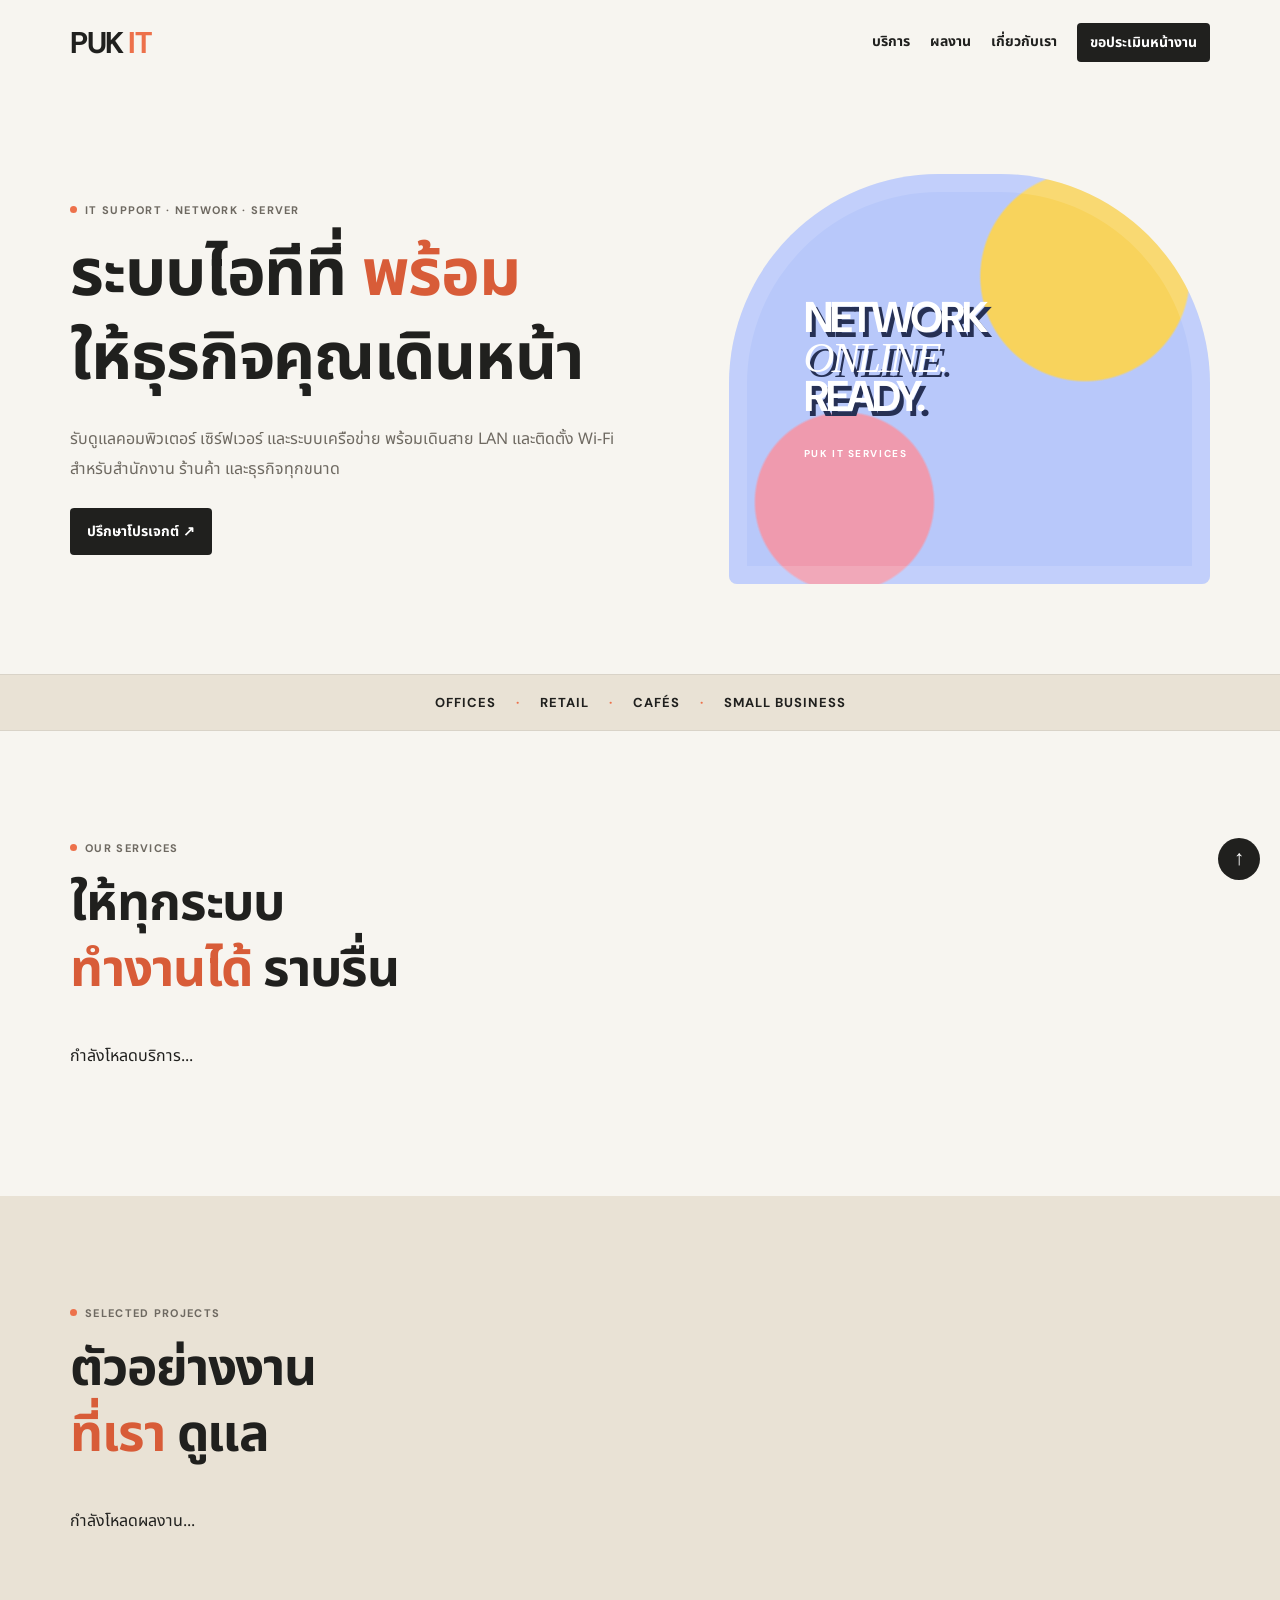
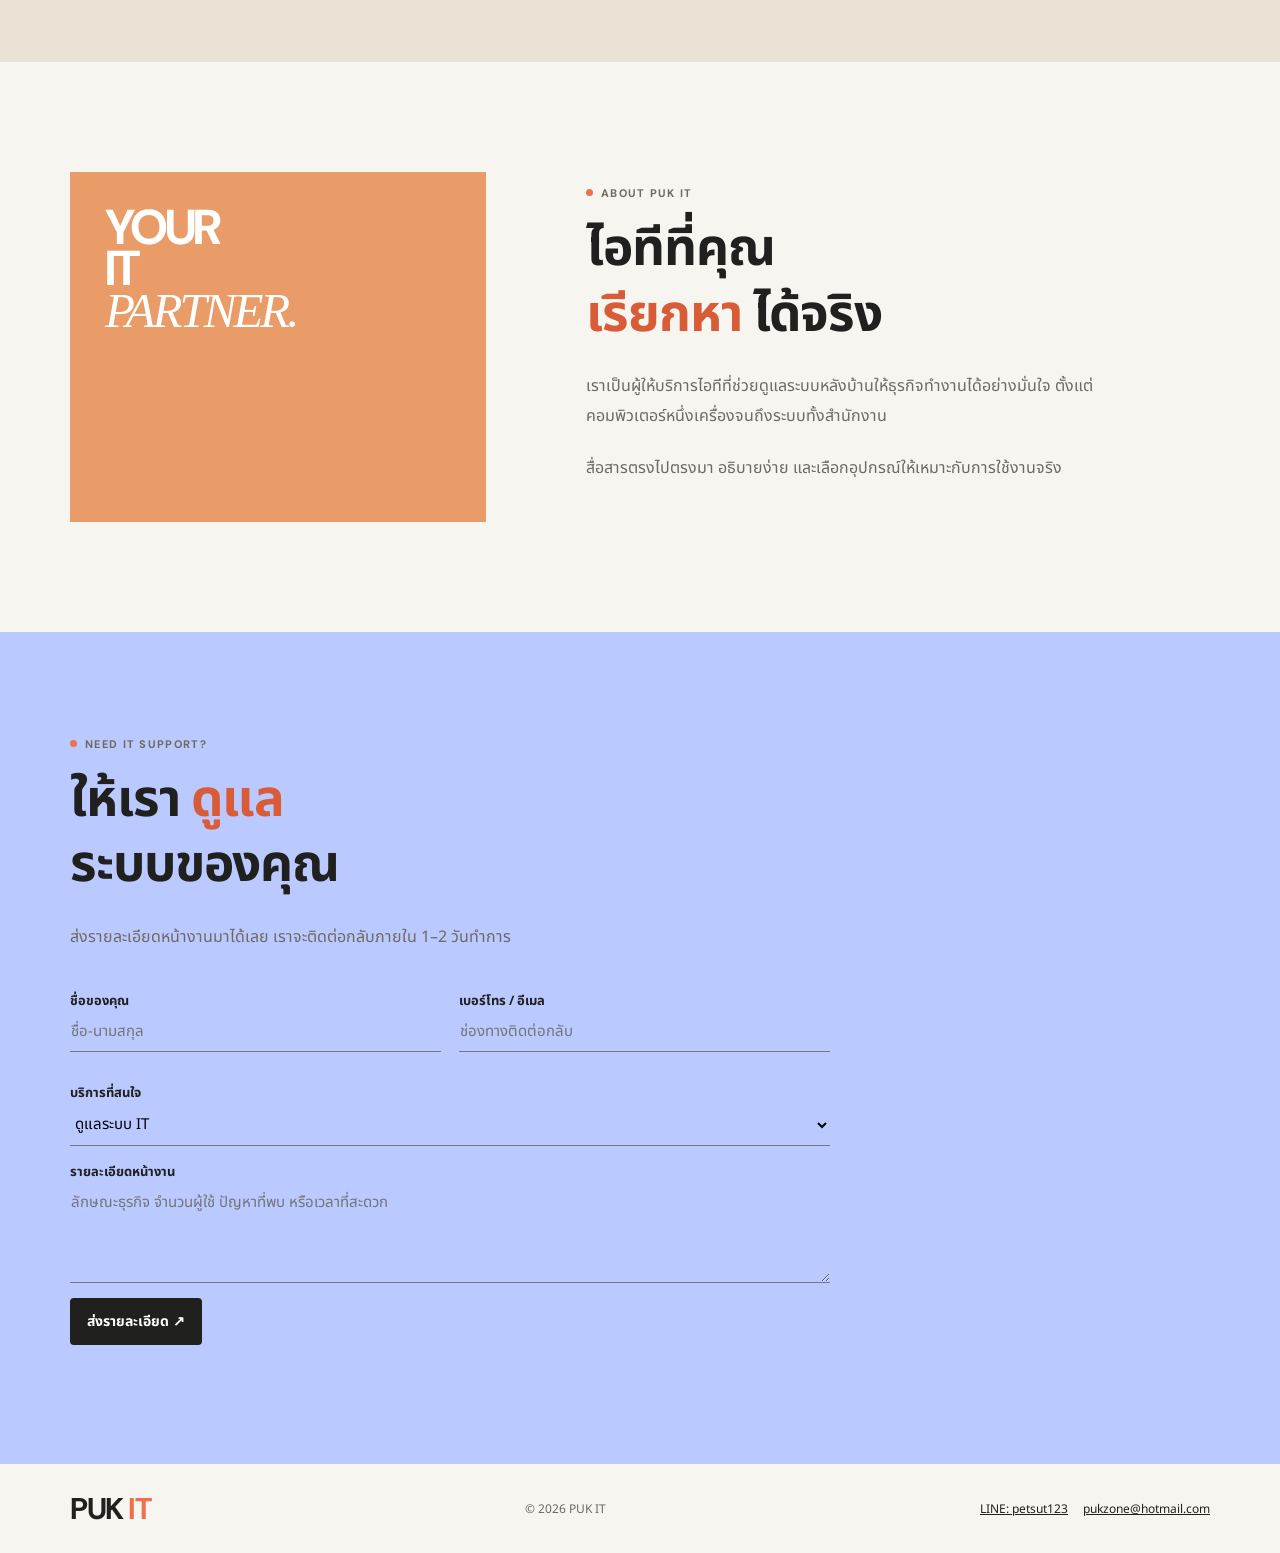
<file: index.html>
<!doctype html><html lang="th"><head><meta charset="utf-8"><meta name="viewport" content="width=device-width,initial-scale=1"><meta name="description" content="PUK IT รับดูแลระบบคอมพิวเตอร์ เดินสาย LAN ติดตั้ง Wi-Fi และ Server"><title>PUK IT | IT Support & Network</title><link rel="preconnect" href="https://fonts.googleapis.com"><link rel="preconnect" href="https://fonts.gstatic.com" crossorigin><link href="https://fonts.googleapis.com/css2?family=DM+Sans:wght@500;600;700&family=Noto+Sans+Thai:wght@400;500;600;700&display=swap" rel="stylesheet"><link rel="stylesheet" href="assets/app.css"><link rel="stylesheet" href="assets/typography.css"></head><body><header class="head wrap"><a class="brand" href="#top">PUK<span> IT</span></a><nav><a href="#services">บริการ</a><a href="#projects">ผลงาน</a><a href="#about">เกี่ยวกับเรา</a><a class="button small" href="#contact">ขอประเมินหน้างาน</a></nav></header><main id="top"><section class="hero wrap"><div><p class="eyebrow">IT SUPPORT · NETWORK · SERVER</p><h1>ระบบไอทีที่ <i>พร้อม</i><br>ให้ธุรกิจคุณเดินหน้า</h1><p class="intro" id="hero-text">รับดูแลคอมพิวเตอร์ เซิร์ฟเวอร์ และระบบเครือข่าย พร้อมเดินสาย LAN และติดตั้ง Wi‑Fi สำหรับสำนักงาน ร้านค้า และธุรกิจทุกขนาด</p><a class="button" href="#contact">ปรึกษาโปรเจกต์ <b>↗</b></a></div><div class="art"><span>NETWORK<br><i>ONLINE.</i><br>READY.</span><small>PUK IT SERVICES</small></div></section><section class="strip"><div class="wrap">OFFICES <b>·</b> RETAIL <b>·</b> CAFÉS <b>·</b> SMALL BUSINESS</div></section><section id="services" class="wrap section"><p class="eyebrow">OUR SERVICES</p><h2>ให้ทุกระบบ<br><i>ทำงานได้</i> ราบรื่น</h2><div class="cards" id="service-list"><p>กำลังโหลดบริการ...</p></div></section><section id="projects" class="project-section"><div class="wrap section"><p class="eyebrow">SELECTED PROJECTS</p><h2>ตัวอย่างงาน<br><i>ที่เรา</i> ดูแล</h2><div class="projects" id="project-list"><p>กำลังโหลดผลงาน...</p></div></div></section><section id="about" class="wrap section two"><div class="about-art">YOUR<br>IT<br><i>PARTNER.</i></div><div><p class="eyebrow">ABOUT PUK IT</p><h2>ไอทีที่คุณ<br><i>เรียกหา</i> ได้จริง</h2><p class="intro">เราเป็นผู้ให้บริการไอทีที่ช่วยดูแลระบบหลังบ้านให้ธุรกิจทำงานได้อย่างมั่นใจ ตั้งแต่คอมพิวเตอร์หนึ่งเครื่องจนถึงระบบทั้งสำนักงาน</p><p class="intro">สื่อสารตรงไปตรงมา อธิบายง่าย และเลือกอุปกรณ์ให้เหมาะกับการใช้งานจริง</p></div></section><section id="contact" class="contact"><div class="wrap narrow"><p class="eyebrow">NEED IT SUPPORT?</p><h2>ให้เรา <i>ดูแล</i><br>ระบบของคุณ</h2><p class="intro">ส่งรายละเอียดหน้างานมาได้เลย เราจะติดต่อกลับภายใน 1–2 วันทำการ</p><form id="lead-form"><div class="grid"><label>ชื่อของคุณ<input required name="name" placeholder="ชื่อ-นามสกุล"></label><label>เบอร์โทร / อีเมล<input required name="contact" placeholder="ช่องทางติดต่อกลับ"></label></div><label>บริการที่สนใจ<select name="service"><option>ดูแลระบบ IT</option><option>เดินสาย LAN / Network</option><option>ติดตั้ง Wi-Fi</option><option>Server / Backup</option></select></label><label>รายละเอียดหน้างาน<textarea required name="message" placeholder="ลักษณะธุรกิจ จำนวนผู้ใช้ ปัญหาที่พบ หรือเวลาที่สะดวก"></textarea></label><button class="button" type="submit">ส่งรายละเอียด <b>↗</b></button><p class="status" id="form-status"></p></form></div></section></main><footer class="wrap foot"><a class="brand" href="#top">PUK<span> IT</span></a><p>© 2026 PUK IT</p><div><a href="https://line.me/ti/p/~petsut123" target="_blank" rel="noreferrer">LINE: petsut123</a><a href="mailto:pukzone@hotmail.com">pukzone@hotmail.com</a></div></footer><a class="top" href="#top" aria-label="กลับขึ้นบนสุด">↑</a><script type="module" src="js/site.js"></script></body></html>
</file>
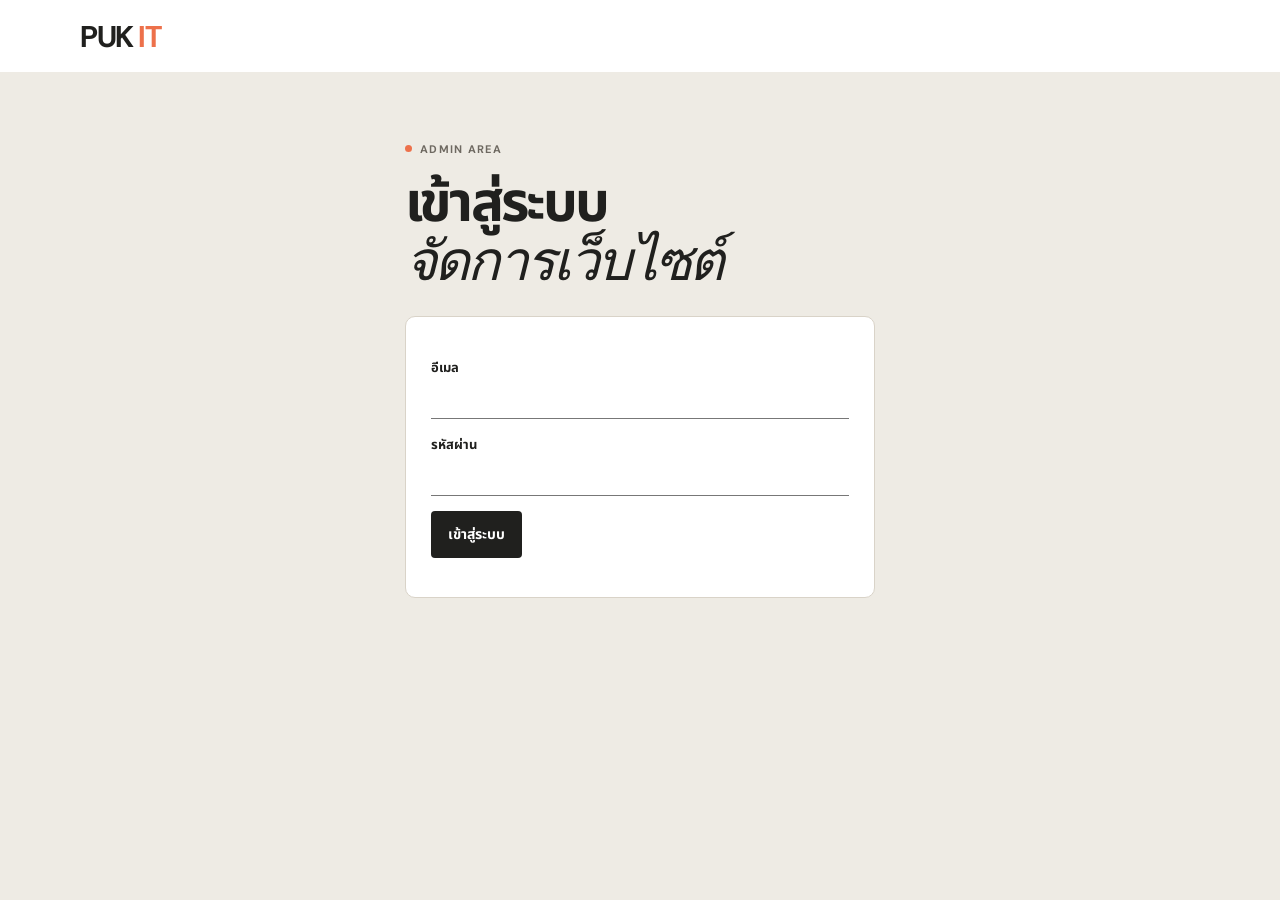
<file: admin.html>
<!doctype html><html lang="th"><head><meta charset="utf-8"><meta name="viewport" content="width=device-width,initial-scale=1"><title>PUK IT Admin</title><link rel="preconnect" href="https://fonts.googleapis.com"><link rel="preconnect" href="https://fonts.gstatic.com" crossorigin><link href="https://fonts.googleapis.com/css2?family=DM+Sans:wght@500;600;700&family=Noto+Sans+Thai:wght@400;500;600;700&display=swap" rel="stylesheet"><link rel="stylesheet" href="assets/app.css"></head><body class="admin"><header class="admin-head"><a class="brand" href="index.html">PUK<span> IT</span></a><div><button id="change-password" hidden>เปลี่ยนรหัสผ่าน</button> <button id="logout" hidden>ออกจากระบบ</button></div></header><main class="admin-main"><section id="login"><p class="eyebrow">ADMIN AREA</p><h1>เข้าสู่ระบบ<br><i>จัดการเว็บไซต์</i></h1><form id="login-form" class="panel"><label>อีเมล<input required type="email" name="email"></label><label>รหัสผ่าน<input required type="password" name="password"></label><button class="button">เข้าสู่ระบบ</button><p class="status"></p></form></section><section id="dashboard" hidden><div class="admin-title"><div><p class="eyebrow">PUK IT ADMIN</p><h1>จัดการ <i>เว็บไซต์</i></h1></div><a class="button small" href="index.html">ดูหน้าเว็บ ↗</a></div><nav class="tabs"><button class="active" data-tab="projects">ผลงาน</button><button data-tab="services">บริการ</button><button data-tab="leads">รายการลูกค้า</button><button data-tab="settings">ข้อความหน้าเว็บ</button></nav><section class="panel"><div class="panel-head"><h2 id="panel-title">ผลงานที่ดูแล</h2><button class="button small" id="new-item">+ เพิ่มรายการ</button></div><div id="admin-content"></div></section></section></main><dialog id="password-editor"><form method="dialog" id="password-form"><h2>เปลี่ยนรหัสผ่าน</h2><p class="muted">สำหรับบัญชีที่กำลังล็อกอินอยู่</p><label>รหัสผ่านเดิม<input required type="password" name="current_password" autocomplete="current-password"></label><label>รหัสผ่านใหม่<input required type="password" name="new_password" minlength="12" autocomplete="new-password"></label><label>ยืนยันรหัสผ่านใหม่<input required type="password" name="confirm_password" minlength="12" autocomplete="new-password"></label><p class="status" id="password-status"></p><div class="dialog-actions"><button value="cancel">ยกเลิก</button><button class="button" value="save">บันทึกรหัสผ่านใหม่</button></div></form></dialog><dialog id="editor"><form method="dialog" id="edit-form"><h2 id="editor-title">แก้ไขรายการ</h2><input type="hidden" name="id"><label>ชื่อรายการ<input required name="title"></label><label>รายละเอียด<textarea required name="description"></textarea></label><label class="project-only">หมวดงาน<input name="category" placeholder="เช่น เดินสาย LAN · ติดตั้งตู้ Rack"></label><label class="project-only">ลิงก์รูปภาพ (ถ้ามี)<input name="image_url" placeholder="https://..."></label><label><input type="checkbox" name="is_published" checked> แสดงบนเว็บไซต์</label><div class="dialog-actions"><button value="cancel">ยกเลิก</button><button class="button" value="save">บันทึก</button></div></form></dialog><script type="module" src="js/admin.js?v=103"></script></body></html>
</file>
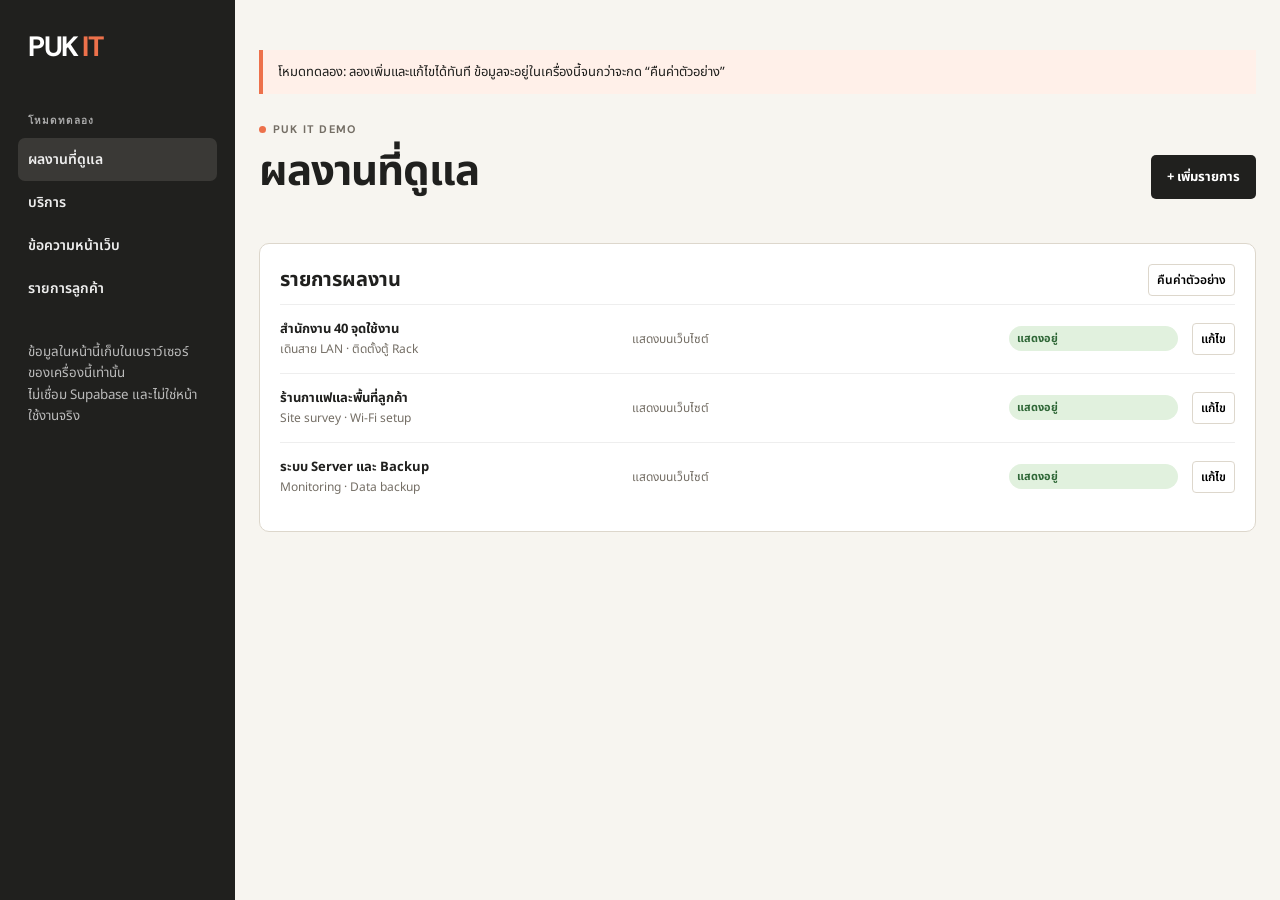
<file: demo-admin.html>
<!doctype html>
<html lang="th">
<head>
  <meta charset="utf-8"><meta name="viewport" content="width=device-width,initial-scale=1">
  <title>PUK IT — ทดลองระบบหลังบ้าน</title>
  <link rel="preconnect" href="https://fonts.googleapis.com"><link rel="preconnect" href="https://fonts.gstatic.com" crossorigin>
  <link href="https://fonts.googleapis.com/css2?family=DM+Sans:wght@500;600;700&family=Noto+Sans+Thai:wght@400;500;600;700&display=swap" rel="stylesheet">
  <style>
    :root{--ink:#20201e;--paper:#f7f5f0;--line:#ddd7cc;--orange:#ed714b;--muted:#746e65}*{box-sizing:border-box}body{margin:0;background:var(--paper);color:var(--ink);font-family:"Noto Sans Thai",sans-serif}.layout{min-height:100vh;display:grid;grid-template-columns:235px 1fr}.side{background:var(--ink);color:#fff;padding:28px 18px}.brand{font:700 28px "DM Sans";letter-spacing:-1.5px;margin:0 10px 48px}.brand span{color:var(--orange)}.side p{color:#aaa;font:600 10px "DM Sans";letter-spacing:1px;margin:0 10px 10px}.side button{display:block;width:100%;border:0;background:transparent;color:#eee;text-align:left;padding:11px 10px;border-radius:7px;font:600 14px "Noto Sans Thai";cursor:pointer}.side button.active,.side button:hover{background:#3a3936}.side small{display:block;margin:32px 10px;color:#bbb;line-height:1.6}.main{width:min(100% - 48px,1020px);margin:0 auto;padding:50px 0}.notice{background:#fff0e9;border-left:4px solid var(--orange);padding:12px 15px;font-size:13px;margin-bottom:28px}.top{display:flex;justify-content:space-between;align-items:end;gap:20px}.eyebrow{font:700 11px "DM Sans";color:var(--muted);letter-spacing:1.2px;margin:0 0 10px}.eyebrow:before{content:"";display:inline-block;width:7px;height:7px;border-radius:50%;background:var(--orange);margin-right:7px}h1{font:700 42px/1.25 "Noto Sans Thai";letter-spacing:-1px;margin:0}.button{border:0;background:var(--ink);color:#fff;padding:12px 16px;border-radius:5px;font:700 13px "Noto Sans Thai";cursor:pointer}.button:hover{background:var(--orange)}.tabs{display:flex;gap:8px;flex-wrap:wrap;margin:30px 0 14px}.tabs button{border:1px solid var(--line);background:#fff;border-radius:99px;padding:9px 13px;font:700 13px "Noto Sans Thai";cursor:pointer}.tabs button.active{background:var(--ink);color:#fff}.panel{background:#fff;border:1px solid var(--line);border-radius:10px;padding:20px}.panel-head{display:flex;justify-content:space-between;align-items:center;margin-bottom:8px}.panel h2{margin:0;font-size:20px}.row{display:grid;grid-template-columns:1.4fr 1.5fr .7fr auto;align-items:center;gap:14px;border-top:1px solid #eee;padding:14px 0;font-size:13px}.row b{display:block}.muted{color:var(--muted);font-size:12px}.tag{background:#e1f1de;color:#2f6737;border-radius:99px;padding:4px 8px;font-size:11px;font-weight:700}.edit{border:1px solid var(--line);background:#fff;border-radius:4px;padding:6px 8px;font:600 12px "Noto Sans Thai";cursor:pointer}.edit:hover{border-color:var(--ink)}dialog{border:0;border-radius:10px;width:min(510px,calc(100% - 32px));box-shadow:0 16px 50px #0004}dialog::backdrop{background:#0008}dialog h2{margin:0 0 18px}label{display:block;font-size:13px;font-weight:700;margin:13px 0}input,textarea{width:100%;padding:9px;border:1px solid var(--line);border-radius:5px;font:14px "Noto Sans Thai"}textarea{height:100px;resize:vertical}.actions{display:flex;justify-content:flex-end;gap:8px;margin-top:20px}.cancel{border:1px solid var(--line);background:#fff;border-radius:5px;padding:10px 14px;cursor:pointer}@media(max-width:720px){.layout{grid-template-columns:1fr}.side{display:none}.main{width:calc(100% - 32px);padding:30px 0}.top{align-items:start}.row{grid-template-columns:1fr;gap:5px}}
  </style>
</head>
<body>
  <div class="layout"><aside class="side"><div class="brand">PUK<span> IT</span></div><p>โหมดทดลอง</p><button class="active" data-tab="projects">ผลงานที่ดูแล</button><button data-tab="services">บริการ</button><button data-tab="content">ข้อความหน้าเว็บ</button><button data-tab="leads">รายการลูกค้า</button><small>ข้อมูลในหน้านี้เก็บในเบราว์เซอร์ของเครื่องนี้เท่านั้น<br>ไม่เชื่อม Supabase และไม่ใช่หน้าใช้งานจริง</small></aside><main class="main"><div class="notice">โหมดทดลอง: ลองเพิ่มและแก้ไขได้ทันที ข้อมูลจะอยู่ในเครื่องนี้จนกว่าจะกด “คืนค่าตัวอย่าง”</div><div class="top"><div><p class="eyebrow">PUK IT DEMO</p><h1 id="title">ผลงานที่ดูแล</h1></div><button class="button" id="add">+ เพิ่มรายการ</button></div><div class="tabs" id="mobile-tabs"></div><section class="panel"><div class="panel-head"><h2 id="subtitle">รายการผลงาน</h2><button class="edit" id="reset">คืนค่าตัวอย่าง</button></div><div id="list"></div></section></main></div>
  <dialog id="dialog"><form id="form"><h2 id="dialog-title">แก้ไขรายการ</h2><input name="id" type="hidden"><label>ชื่อรายการ<input required name="name"></label><label>รายละเอียด<textarea required name="detail"></textarea></label><div class="actions"><button class="cancel" type="button" id="cancel">ยกเลิก</button><button class="button">บันทึก</button></div></form></dialog>
  <script>
    const defaults={projects:[['สำนักงาน 40 จุดใช้งาน','เดินสาย LAN · ติดตั้งตู้ Rack'],['ร้านกาแฟและพื้นที่ลูกค้า','Site survey · Wi-Fi setup'],['ระบบ Server และ Backup','Monitoring · Data backup']],services:[['ดูแลระบบ IT','คอมพิวเตอร์ · โปรแกรม · อุปกรณ์สำนักงาน'],['เดินสาย LAN & Network','เดินสาย · ตู้ Rack · ระบบเครือข่าย'],['ติดตั้ง Wi-Fi','สำรวจพื้นที่ · จุดกระจายสัญญาณ'],['Server & Backup','ดูแล · ตรวจสอบ · สำรองข้อมูล']],content:[['ข้อความหน้าแรก','ระบบไอทีที่พร้อม ให้ธุรกิจคุณเดินหน้า'],['เกี่ยวกับ PUK IT','ไอทีที่คุณเรียกหาได้จริง'],['ข้อมูลติดต่อ','LINE: petsut123 · Email: pukzone@hotmail.com']],leads:[['สมชาย ใจดี','ต้องการติดตั้ง Wi-Fi · รอติดต่อ'],['บริษัท สยามเทรด','เดินสาย LAN สำนักงาน · รอติดต่อ'],['คุณแอน','ดูแล Server รายเดือน · ติดต่อแล้ว']]};
    const labels={projects:['ผลงานที่ดูแล','รายการผลงาน'],services:['บริการ','รายการบริการ'],content:['ข้อความหน้าเว็บ','ส่วนของหน้าเว็บไซต์'],leads:['รายการลูกค้า','คำขอจากเว็บไซต์']};let data=JSON.parse(localStorage.getItem('puk-it-demo')||'null')||structuredClone(defaults),tab='projects',editing=-1;
    const $=s=>document.querySelector(s),save=()=>localStorage.setItem('puk-it-demo',JSON.stringify(data));
    function render(){ $('#title').textContent=labels[tab][0];$('#subtitle').textContent=labels[tab][1];$('#add').hidden=tab==='leads';$('#list').innerHTML=data[tab].map((x,i)=>`<div class="row"><div><b>${safe(x[0])}</b><span class="muted">${safe(x[1])}</span></div><div class="muted">${tab==='leads'?'ส่งจากแบบฟอร์ม':'แสดงบนเว็บไซต์'}</div><span class="tag">${tab==='leads'?'ใหม่':'แสดงอยู่'}</span><button class="edit" data-edit="${i}">${tab==='leads'?'ดูข้อมูล':'แก้ไข'}</button></div>`).join('');}
    function safe(x){return String(x).replace(/[&<>'"]/g,c=>({'&':'&amp;','<':'&lt;','>':'&gt;',"'":'&#39;','"':'&quot;'}[c]));}
    function open(i=-1){editing=i;$('#dialog-title').textContent=i<0?'เพิ่มรายการ':'แก้ไขรายการ';$('#form').reset();if(i>=0){$('#form').name.value=data[tab][i][0];$('#form').detail.value=data[tab][i][1];}$('#dialog').showModal();}
    document.querySelectorAll('.side button').forEach(b=>b.onclick=()=>{tab=b.dataset.tab;document.querySelectorAll('.side button').forEach(x=>x.classList.toggle('active',x===b));render();});$('#add').onclick=()=>open();$('#list').onclick=e=>{const b=e.target.closest('[data-edit]');if(b)open(+b.dataset.edit)};$('#cancel').onclick=()=>$('#dialog').close();$('#form').onsubmit=e=>{e.preventDefault();const f=new FormData(e.target),row=[f.get('name').trim(),f.get('detail').trim()];if(editing<0)data[tab].push(row);else data[tab][editing]=row;save();$('#dialog').close();render();};$('#reset').onclick=()=>{if(confirm('คืนค่าข้อมูลตัวอย่างหรือไม่?')){data=structuredClone(defaults);save();render();}};render();
  </script>
</body></html>
</file>
<file: assets/app.css>
:root{--ink:#20201e;--paper:#f7f5f0;--line:#d9d3c8;--orange:#ed714b;--blue:#bac9ff;--muted:#6e6961}*{box-sizing:border-box}html{scroll-behavior:smooth}body{margin:0;background:var(--paper);color:var(--ink);font-family:"Noto Sans Thai",sans-serif;line-height:1.7}.wrap{width:min(1140px,calc(100% - 40px));margin:auto}.head{height:84px;display:flex;align-items:center;justify-content:space-between}.brand{font:700 30px "DM Sans";color:var(--ink);text-decoration:none;letter-spacing:-1.5px}.brand span{color:var(--orange)}nav{display:flex;align-items:center;gap:20px}nav a{font-weight:700;color:var(--ink);text-decoration:none;font-size:14px}nav a:not(.button):hover{text-decoration:underline}.button{display:inline-block;background:var(--ink);border:0;border-radius:4px;padding:13px 17px;color:#fff;text-decoration:none;font:700 14px "Noto Sans Thai";cursor:pointer}.button:hover{background:var(--orange)}.small{padding:9px 13px}.hero{min-height:590px;display:grid;grid-template-columns:1.1fr .9fr;align-items:center;gap:70px}.eyebrow{font:700 11px "DM Sans";letter-spacing:1.3px;color:var(--muted);margin:0 0 17px}.eyebrow:before{content:"";display:inline-block;width:7px;height:7px;border-radius:50%;background:var(--orange);margin:0 8px 1px 0}h1,h2{font:700 clamp(42px,5.7vw,76px)/1.08 "DM Sans","Noto Sans Thai";letter-spacing:-2.8px;margin:0 0 24px}h2{font-size:clamp(34px,4.5vw,58px)}i{font-family:Georgia,serif;font-weight:400}.intro{color:var(--muted);max-width:570px;font-size:16px;margin:0 0 23px}.art{height:410px;border-radius:210px 210px 8px 8px;background:radial-gradient(circle at 74% 25%,#f8d35c 0 22%,transparent 22.5%),radial-gradient(circle at 24% 80%,#ef9aae 0 18%,transparent 18.5%),#b8c8fa;display:flex;flex-direction:column;justify-content:center;padding:75px;color:#fff;box-shadow:inset 0 0 0 18px #ffffff22}.art span{font:700 43px/.92 "DM Sans";letter-spacing:-3px;text-shadow:4px 5px #263054}.art small{margin-top:30px;font:700 10px "DM Sans";letter-spacing:1.6px}.strip{background:#e9e2d5;border-block:1px solid var(--line);font:700 13px "DM Sans";letter-spacing:1px;padding:19px 0;text-align:center}.strip b{color:var(--orange);margin:0 16px}.section{padding:110px 0}.cards{display:grid;grid-template-columns:repeat(2,1fr);gap:16px}.card{border-top:2px solid var(--ink);padding:17px 0}.card h3{font:700 24px "DM Sans";margin:0 0 6px}.card p{color:var(--muted);margin:0;font-size:14px}.project-section{background:#e9e2d5}.projects{display:grid;grid-template-columns:repeat(3,1fr);gap:22px}.project{min-width:0}.project-art{height:250px;background:#b7caa7;padding:25px;color:#27433b;font:700 37px/.9 "DM Sans";letter-spacing:-2px;display:flex;align-items:end}.project:nth-child(2) .project-art{background:#ef7454}.project:nth-child(3) .project-art{background:#b9c8fa}.project h3{margin:14px 0 2px;font-size:16px}.project p{margin:0;color:var(--muted);font-size:12px}.two{display:grid;grid-template-columns:.8fr 1.2fr;gap:100px;align-items:center}.about-art{height:350px;background:#e99b68;color:#fff;padding:35px;font:700 49px/.85 "DM Sans";letter-spacing:-3px}.contact{background:var(--blue);padding:105px 0}.narrow{max-width:760px;margin-left:max(20px,calc((100% - 1140px)/2))}form label{display:block;font-size:13px;font-weight:700;margin:15px 0}input,textarea,select{display:block;width:100%;background:transparent;border:0;border-bottom:1px solid #777;padding:8px 1px;font:15px "Noto Sans Thai";outline:none}textarea{height:100px;resize:vertical}.grid{display:grid;grid-template-columns:1fr 1fr;gap:18px}.status{font-size:14px;font-weight:700}.foot{padding:25px 0;display:flex;gap:20px;align-items:center;justify-content:space-between;font-size:12px}.foot p{margin:0;color:var(--muted)}.foot div{display:flex;gap:15px}.foot a{color:var(--ink)}.top{position:fixed;right:20px;bottom:20px;width:42px;height:42px;display:grid;place-items:center;background:var(--ink);color:#fff;border-radius:50%;text-decoration:none;font-size:21px}.admin{background:#eeebe4}.admin-head{height:72px;padding:0 max(20px,calc((100% - 1120px)/2));background:#fff;display:flex;justify-content:space-between;align-items:center}.admin-head button,.dialog-actions button{border:1px solid var(--line);border-radius:4px;background:#fff;padding:8px 11px;cursor:pointer}.admin-main{width:min(1040px,calc(100% - 40px));margin:70px auto}.admin-main h1{font-size:55px}.panel{background:#fff;border:1px solid var(--line);border-radius:10px;padding:25px}.admin-main #login{max-width:470px;margin:auto}.admin-title,.panel-head{display:flex;justify-content:space-between;align-items:center}.tabs{display:flex;gap:8px;margin:30px 0 15px;flex-wrap:wrap}.tabs button{background:transparent;border:1px solid var(--line);padding:9px 13px;border-radius:99px;font:700 13px "Noto Sans Thai";cursor:pointer}.tabs button.active{background:var(--ink);color:#fff}.data-row{display:grid;grid-template-columns:1.5fr 1.5fr .8fr auto;gap:12px;padding:14px 0;border-bottom:1px solid #eee;align-items:center;font-size:13px}.data-row:last-child{border:0}.data-row b{display:block}.muted{color:var(--muted);font-size:12px}.tag{font-size:11px;background:#e1f1de;color:#346639;padding:4px 7px;border-radius:99px;font-weight:700}.row-actions{display:flex;gap:7px}.row-actions button{border:1px solid var(--line);background:#fff;border-radius:4px;padding:6px 8px;font:12px "Noto Sans Thai";cursor:pointer}dialog{border:0;border-radius:10px;width:min(520px,calc(100% - 30px));box-shadow:0 18px 60px #0004}dialog::backdrop{background:#0008}dialog form{margin:0}dialog h2{font-size:28px}.dialog-actions{display:flex;justify-content:flex-end;gap:8px;margin-top:22px}.project-only{display:block}@media(max-width:720px){.head nav a:not(.button){display:none}.hero,.two{grid-template-columns:1fr;gap:40px}.hero{padding:55px 0}.art{height:320px;padding:50px}.section{padding:75px 0}.cards,.projects,.grid{grid-template-columns:1fr}.projects{gap:35px}.foot{align-items:flex-start;flex-wrap:wrap}.foot div{flex-direction:column;gap:3px}.narrow{margin:auto;width:calc(100% - 40px)}.data-row{grid-template-columns:1fr;gap:4px}.admin-main{margin:35px auto}.admin-main h1{font-size:43px}}
</file>
<file: assets/typography.css>
/* Thai display typography: clear at every size and consistent across sections */
h1,
h2 {
  font-family: "Noto Sans Thai", sans-serif;
  font-weight: 700;
  letter-spacing: -1.1px;
  line-height: 1.28;
  text-wrap: balance;
}

h1 {
  font-size: clamp(42px, 5.1vw, 68px);
}

h2 {
  font-size: clamp(34px, 4vw, 54px);
}

h1 i,
h2 i {
  color: #d85c38;
  font-family: "Noto Sans Thai", sans-serif;
  font-style: normal;
  font-weight: 700;
  letter-spacing: -1.1px;
}

.intro {
  line-height: 1.85;
}

@media (max-width: 720px) {
  h1,
  h2 {
    letter-spacing: -0.7px;
    line-height: 1.32;
  }
}
</file>
